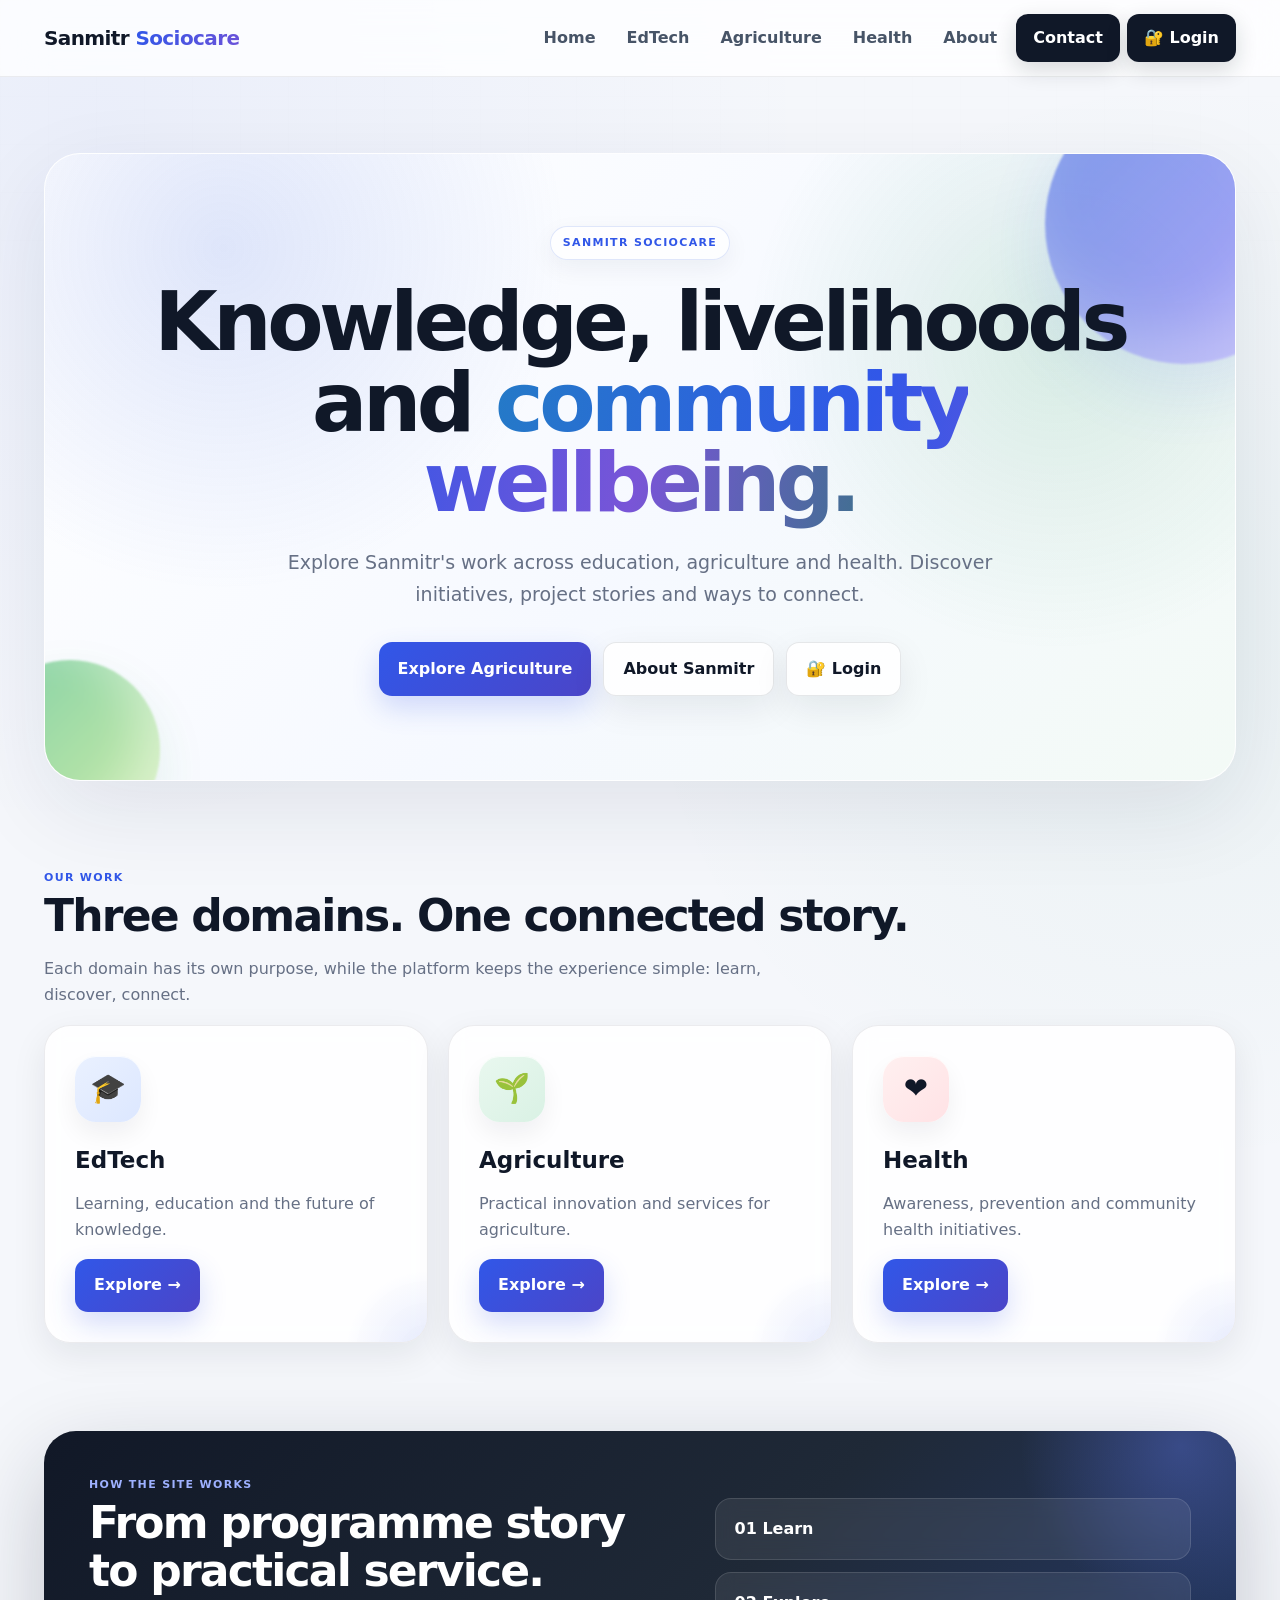
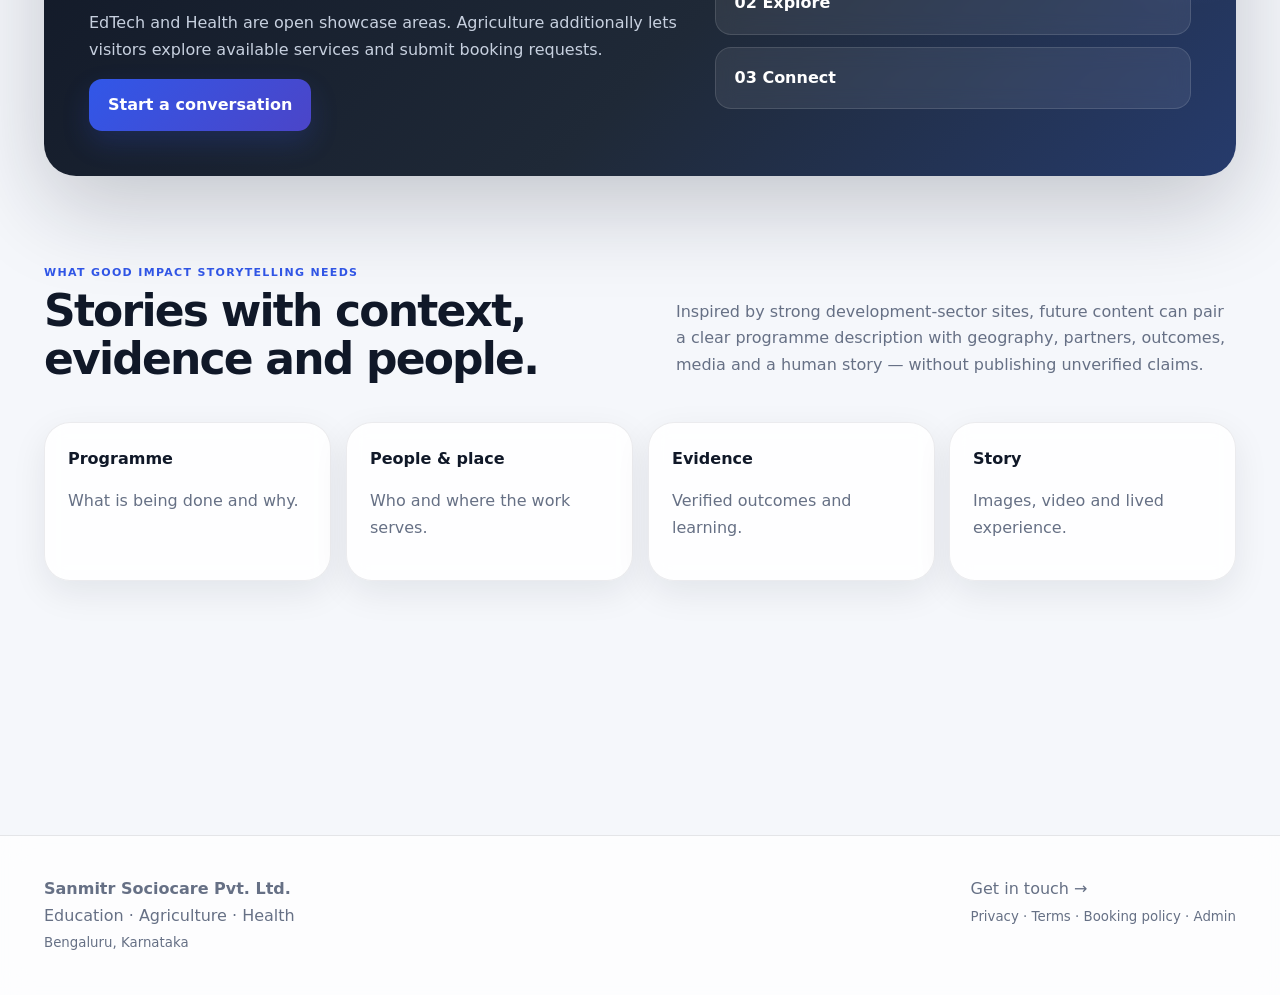
<file: index.html>
<!doctype html><html lang="en"><head><meta charset="utf-8"><meta name="viewport" content="width=device-width,initial-scale=1"><meta name="theme-color" content="#0b1220"><meta name="description" content="Sanmitr Sociocare — Education, Agriculture and Health."><title>Sanmitr Sociocare | Education, Agriculture & Health</title><link rel="stylesheet" href="styles.css"><link rel="stylesheet" href="motion.css"></head><body><div id="site"></div><script src="app.js"></script><script src="motion.js"></script><script>renderPage('home')</script><script src="interactive.js"></script><script src="homepage-login.js"></script></body></html>
</file>
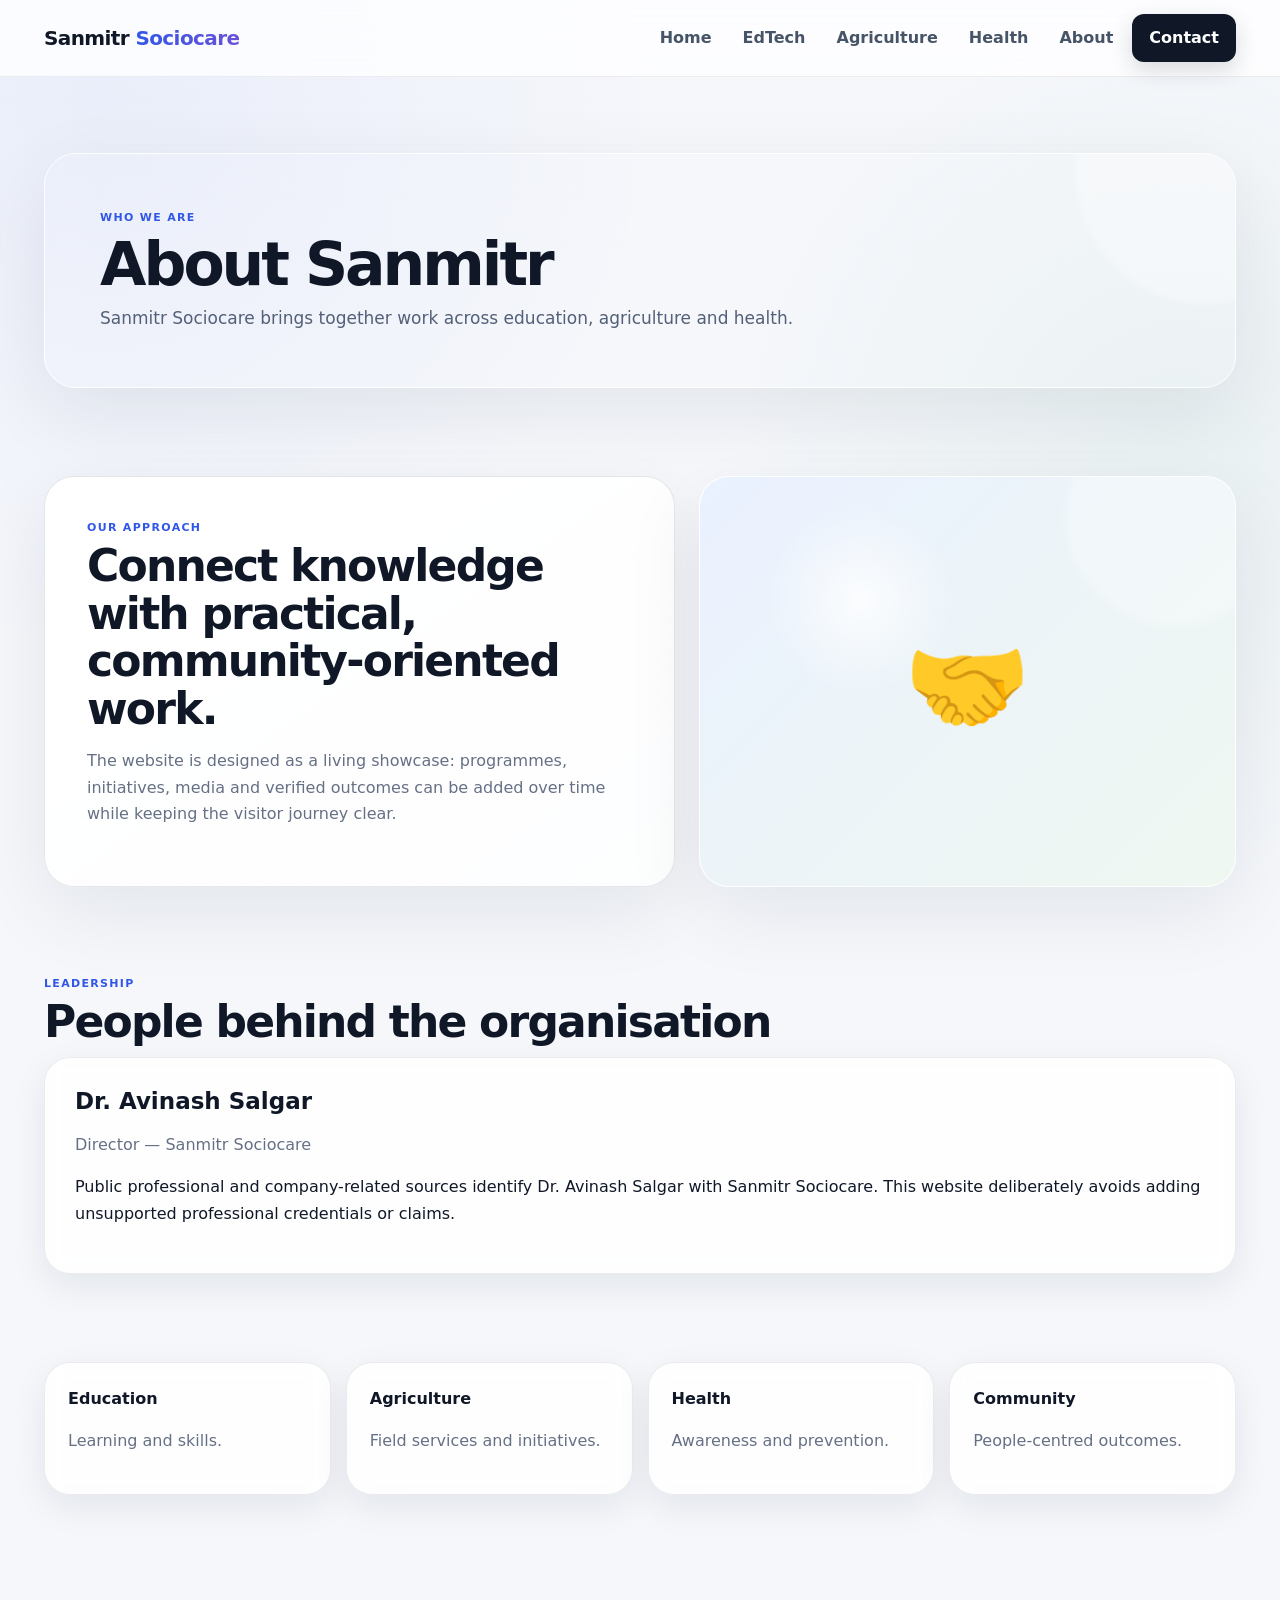
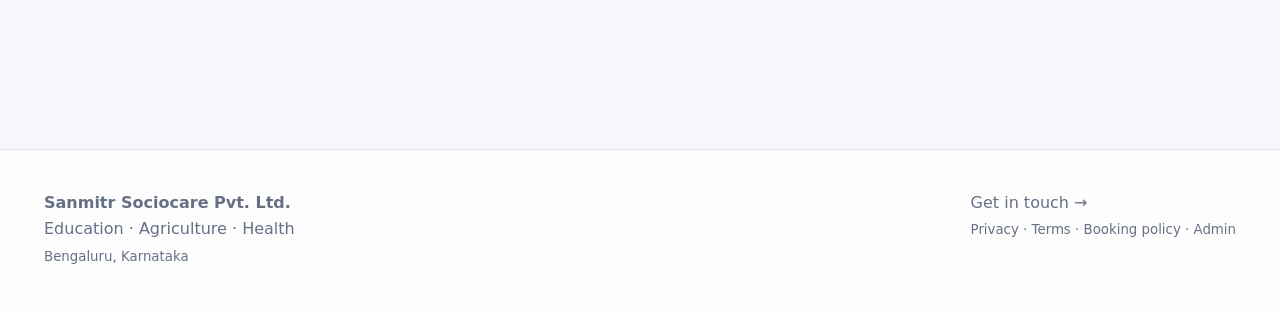
<file: about.html>
<!doctype html><html lang="en"><head><meta charset="utf-8"><meta name="viewport" content="width=device-width,initial-scale=1"><title>About | Sanmitr Sociocare</title><link rel="stylesheet" href="styles.css"></head><body><div id="site"></div><script src="app.js"></script><script>renderPage('about')</script><script src="interactive.js"></script></body></html>
</file>
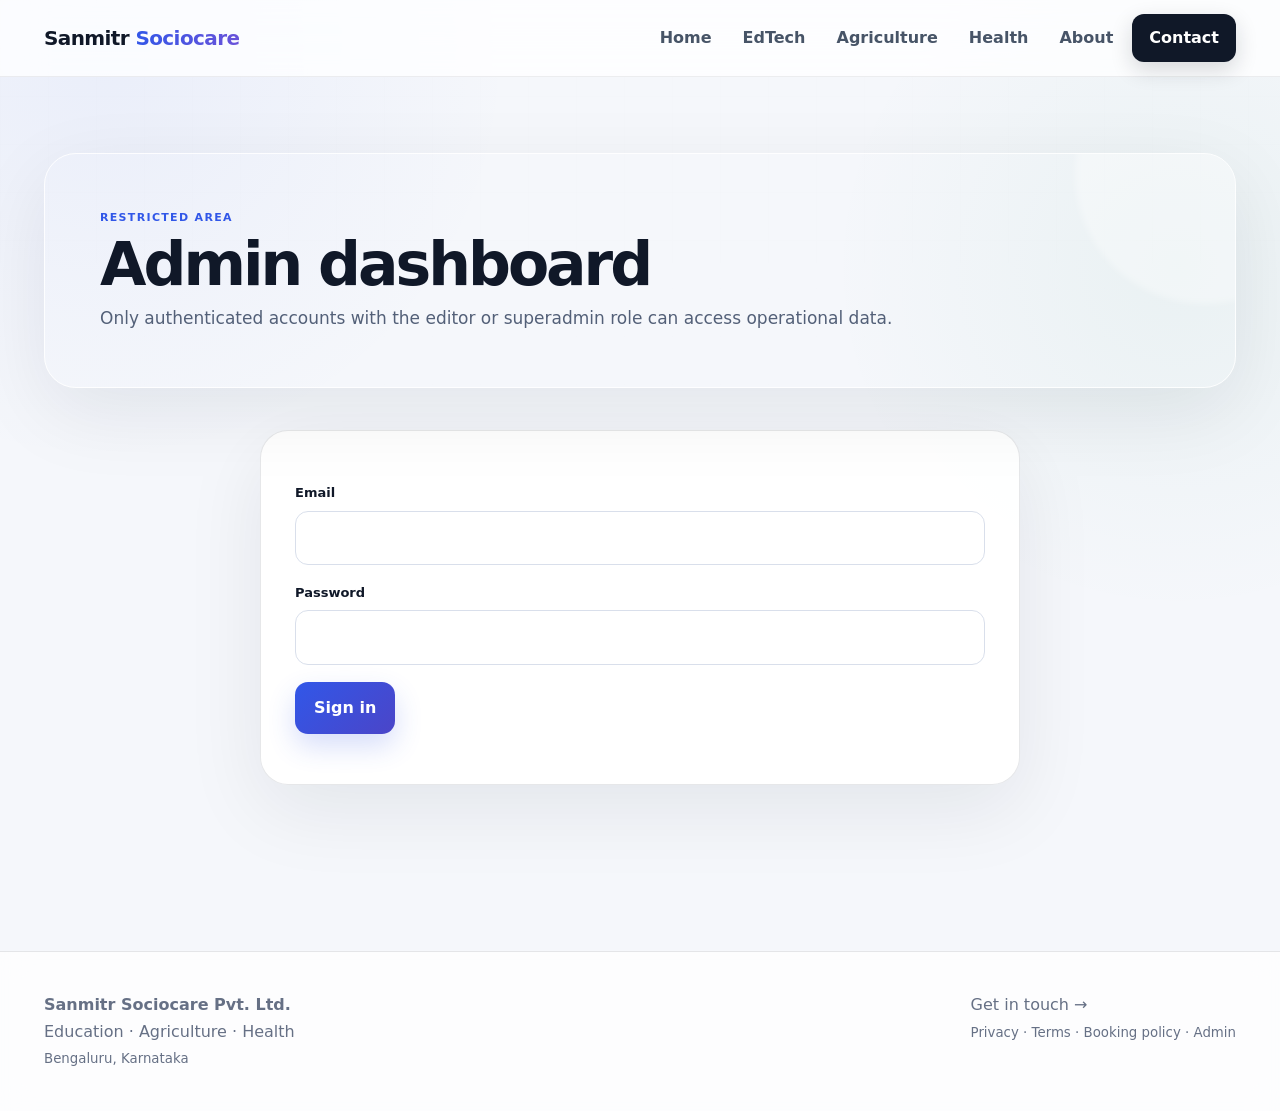
<file: admin.html>
<!doctype html><html lang="en"><head><meta charset="utf-8"><meta name="viewport" content="width=device-width,initial-scale=1"><meta name="robots" content="noindex,nofollow"><title>Sanmitr Sociocare | Control Center</title><link rel="stylesheet" href="styles.css"></head><body><div id="site"></div><script src="app.js"></script><script>renderPage('admin')</script><script src="interactive.js"></script><script src="media-upload-fix.js"></script></body></html>
</file>
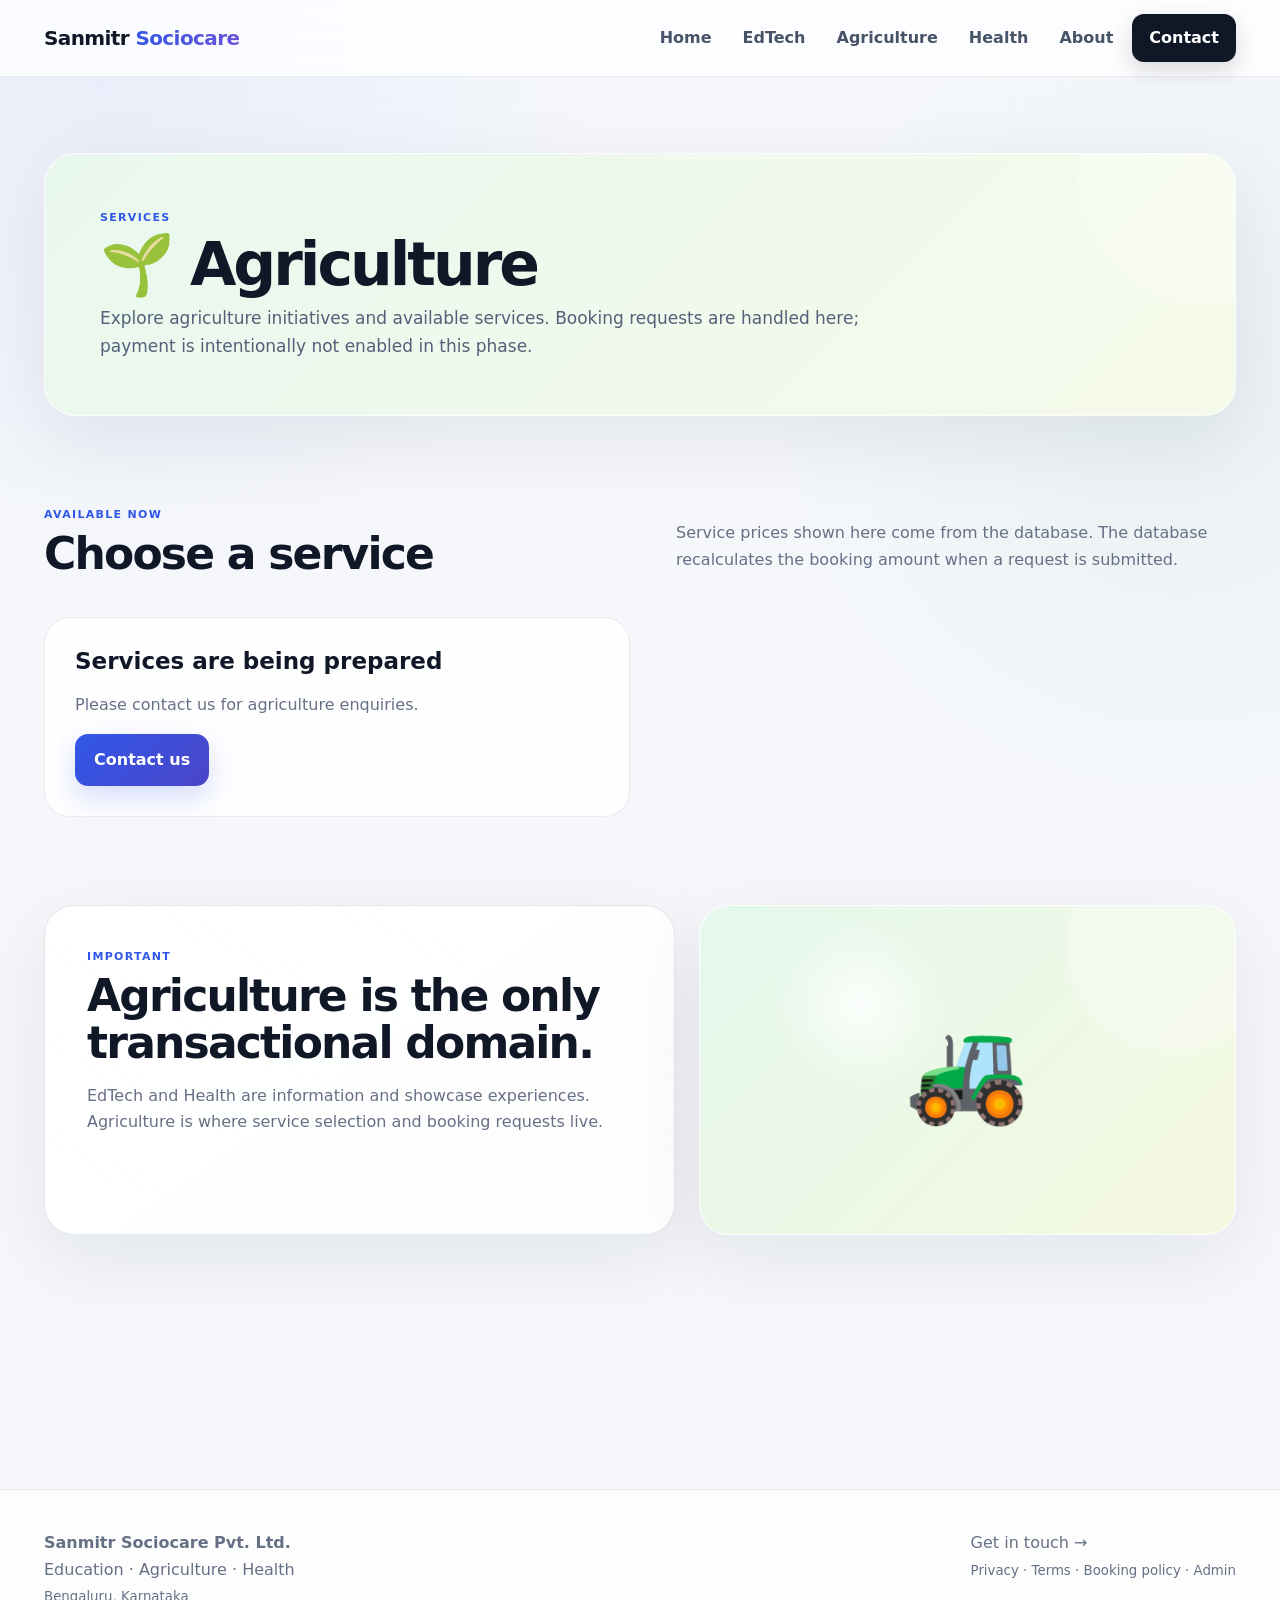
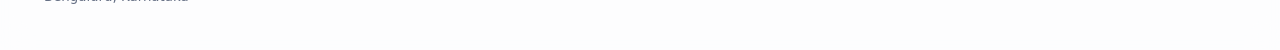
<file: agriculture.html>
<!doctype html><html lang="en"><head><meta charset="utf-8"><meta name="viewport" content="width=device-width,initial-scale=1"><title>Agriculture | Sanmitr Sociocare</title><link rel="stylesheet" href="styles.css"></head><body><div id="site"></div><script src="app.js"></script><script>renderPage('agriculture')</script><script src="interactive.js"></script></body></html>
</file>
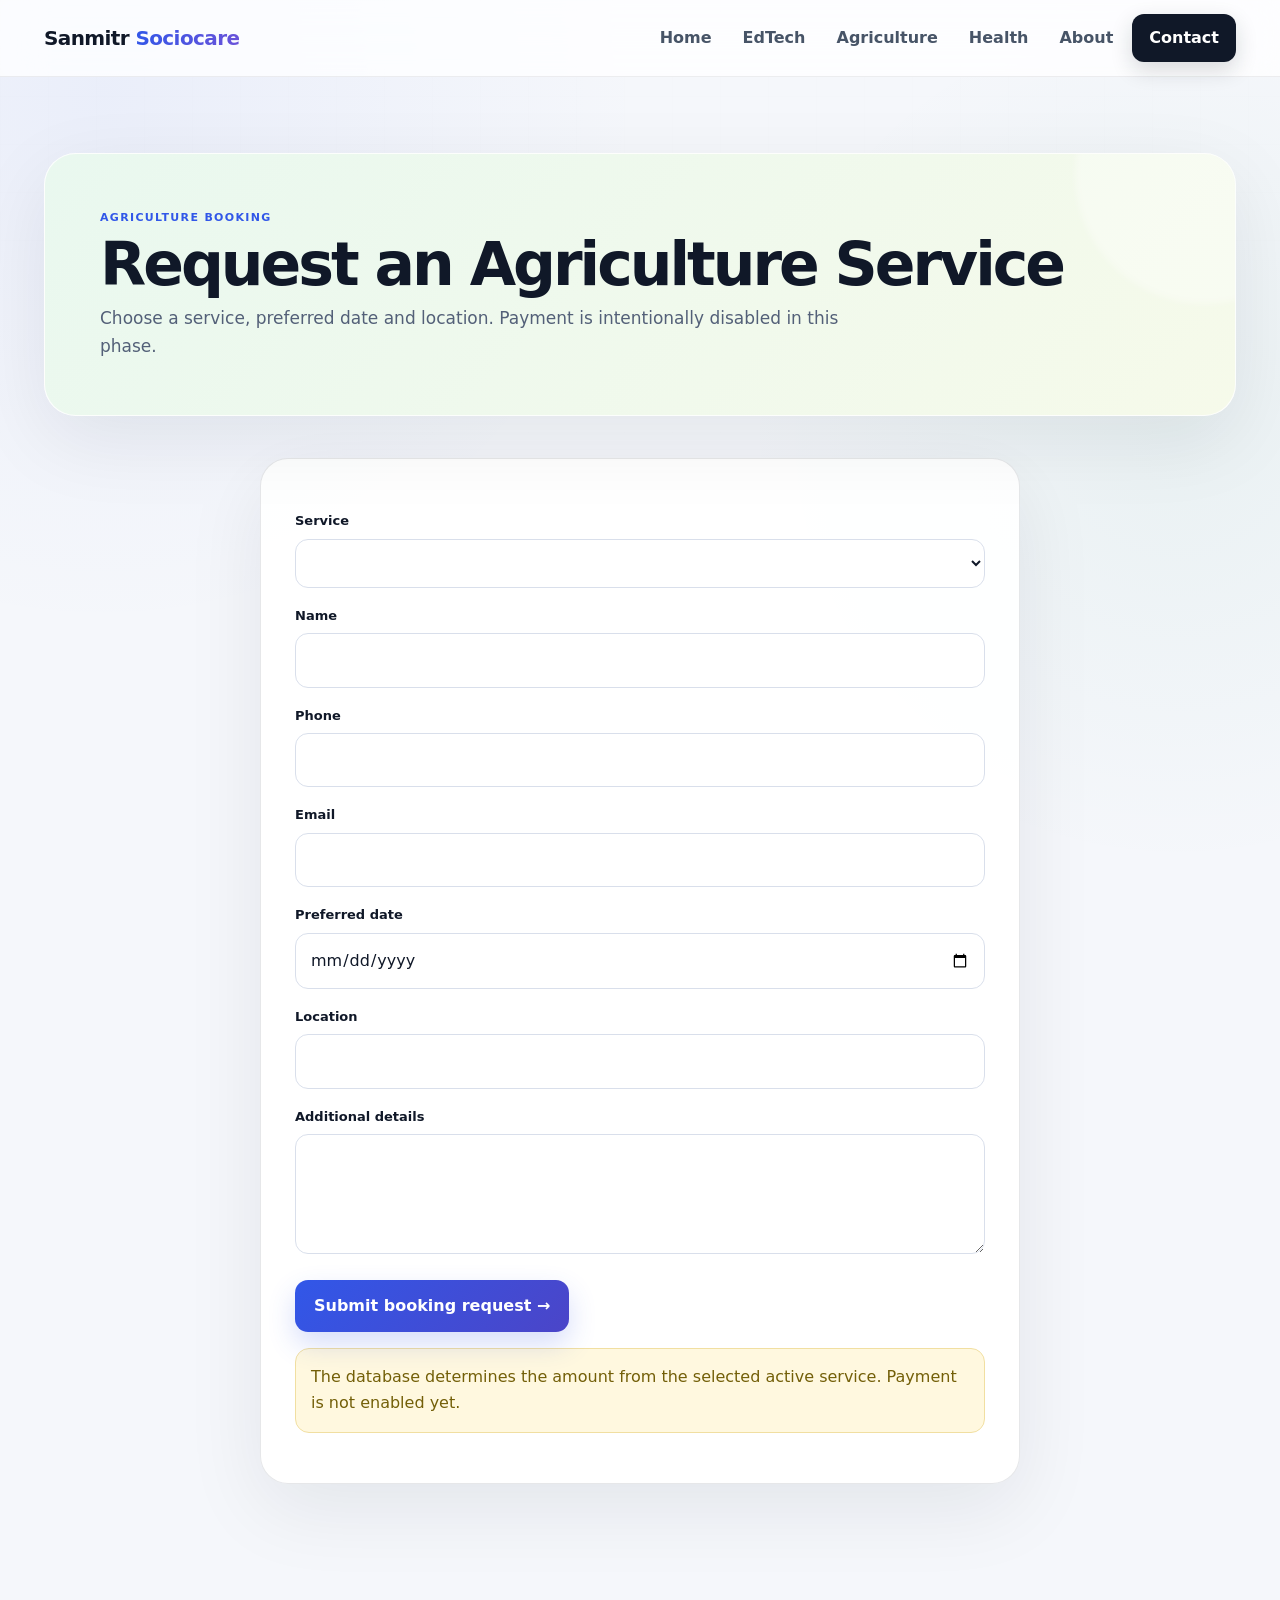
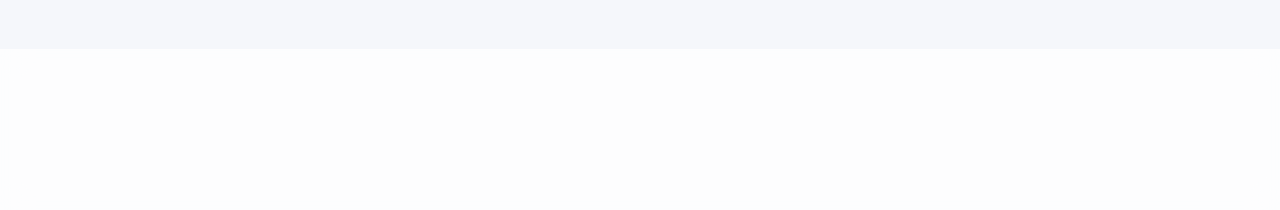
<file: book.html>
<!doctype html><html lang="en"><head><meta charset="utf-8"><meta name="viewport" content="width=device-width,initial-scale=1"><title>Book Agriculture Service | Sanmitr Sociocare</title><link rel="stylesheet" href="styles.css"></head><body><div id="site"></div><script src="app.js"></script><script>renderPage('book')</script><script src="interactive.js"></script><script src="https://checkout.razorpay.com/v1/checkout.js"></script><script>window.RAZORPAY_KEY_ID='';</script><script src="booking-payment.js"></script></body></html>
</file>
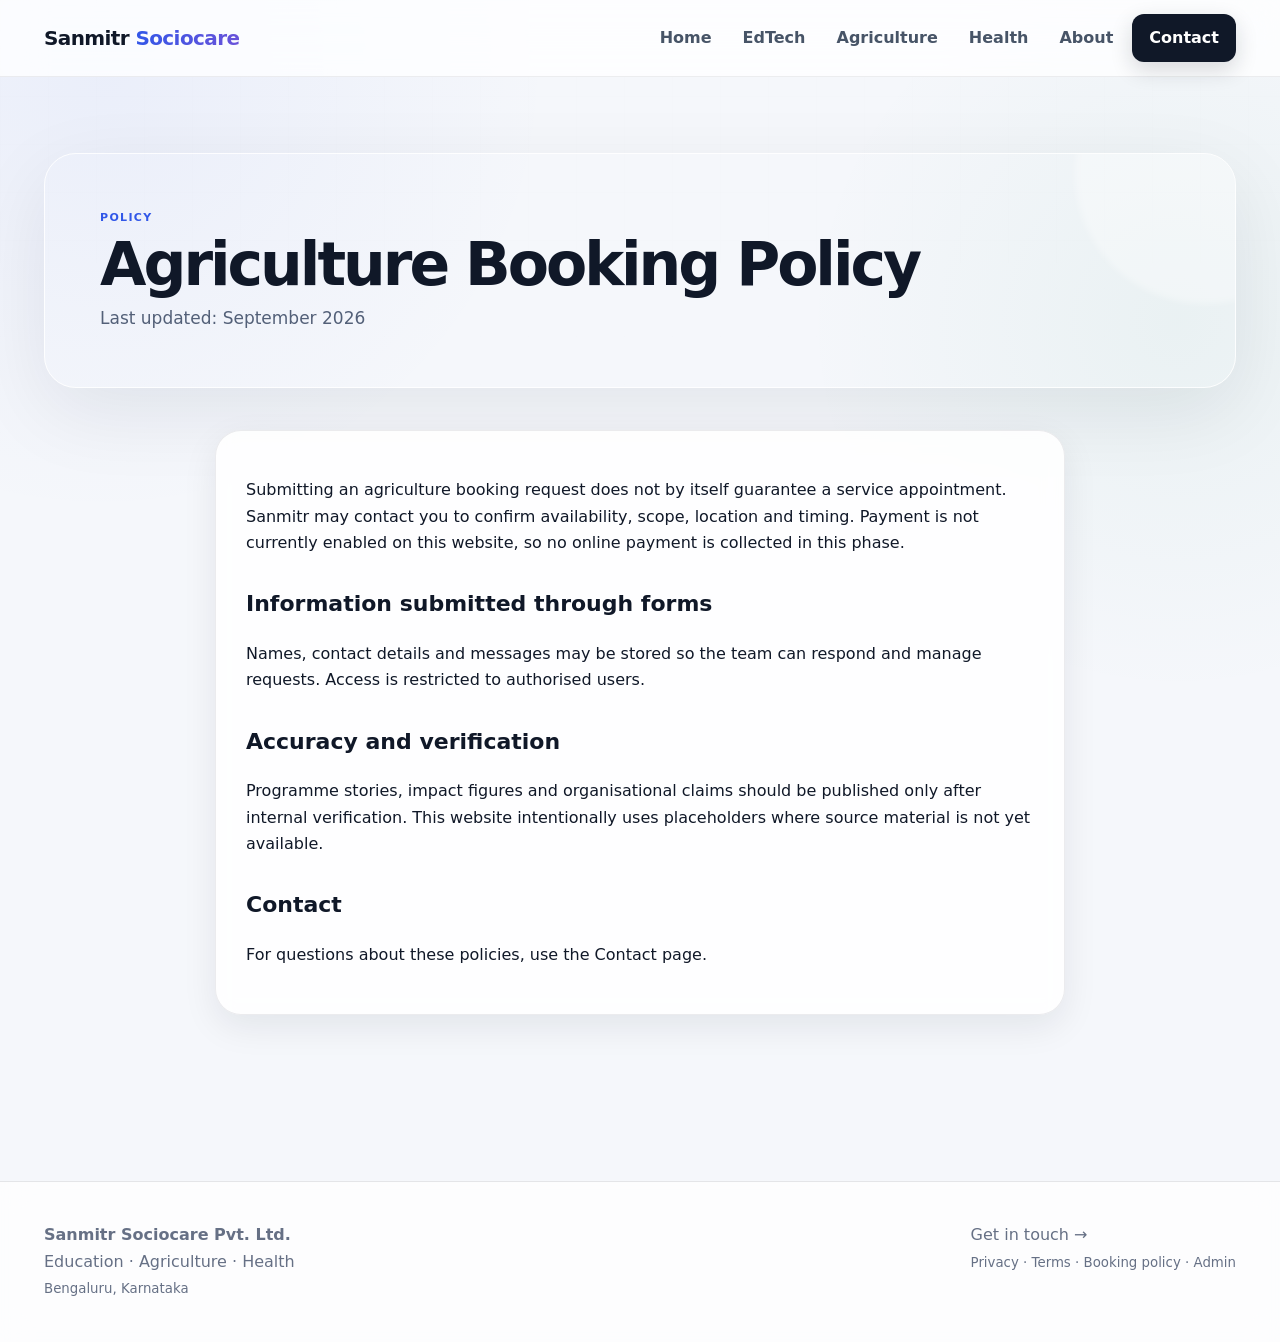
<file: cancellation.html>
<!doctype html><html lang="en"><head><meta charset="utf-8"><meta name="viewport" content="width=device-width,initial-scale=1"><meta name="description" content="Agriculture booking policy for Sanmitr Sociocare."><title>Agriculture Booking Policy | Sanmitr Sociocare</title><link rel="stylesheet" href="styles.css"></head><body><div id="site"></div><script src="app.js"></script><script>renderPage('cancellation')</script></body></html>
</file>
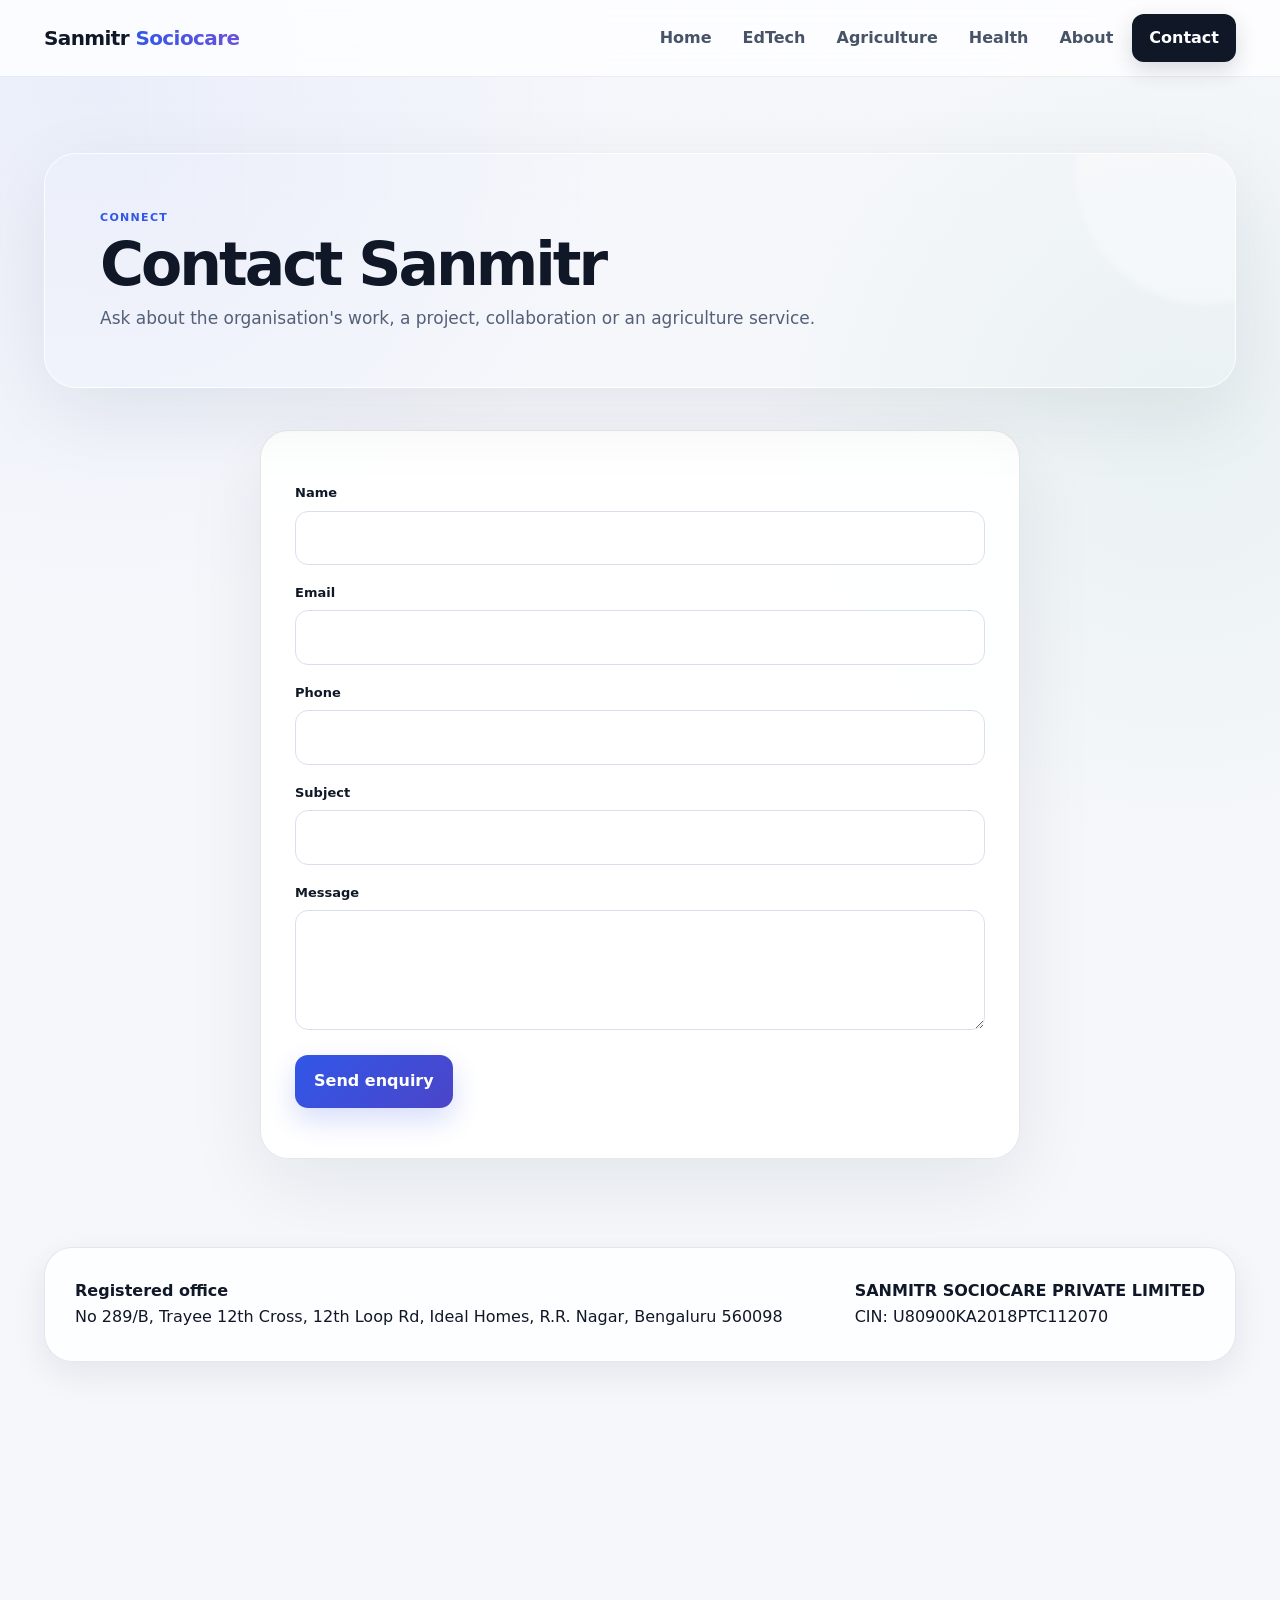
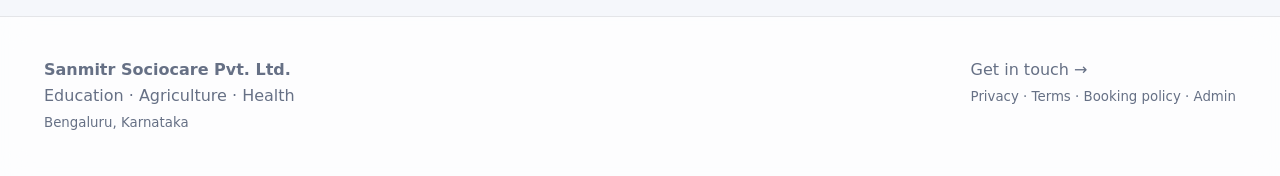
<file: contact.html>
<!doctype html><html lang="en"><head><meta charset="utf-8"><meta name="viewport" content="width=device-width,initial-scale=1"><title>Contact | Sanmitr Sociocare</title><link rel="stylesheet" href="styles.css"></head><body><div id="site"></div><script src="app.js"></script><script>renderPage('contact')</script><script src="interactive.js"></script></body></html>
</file>
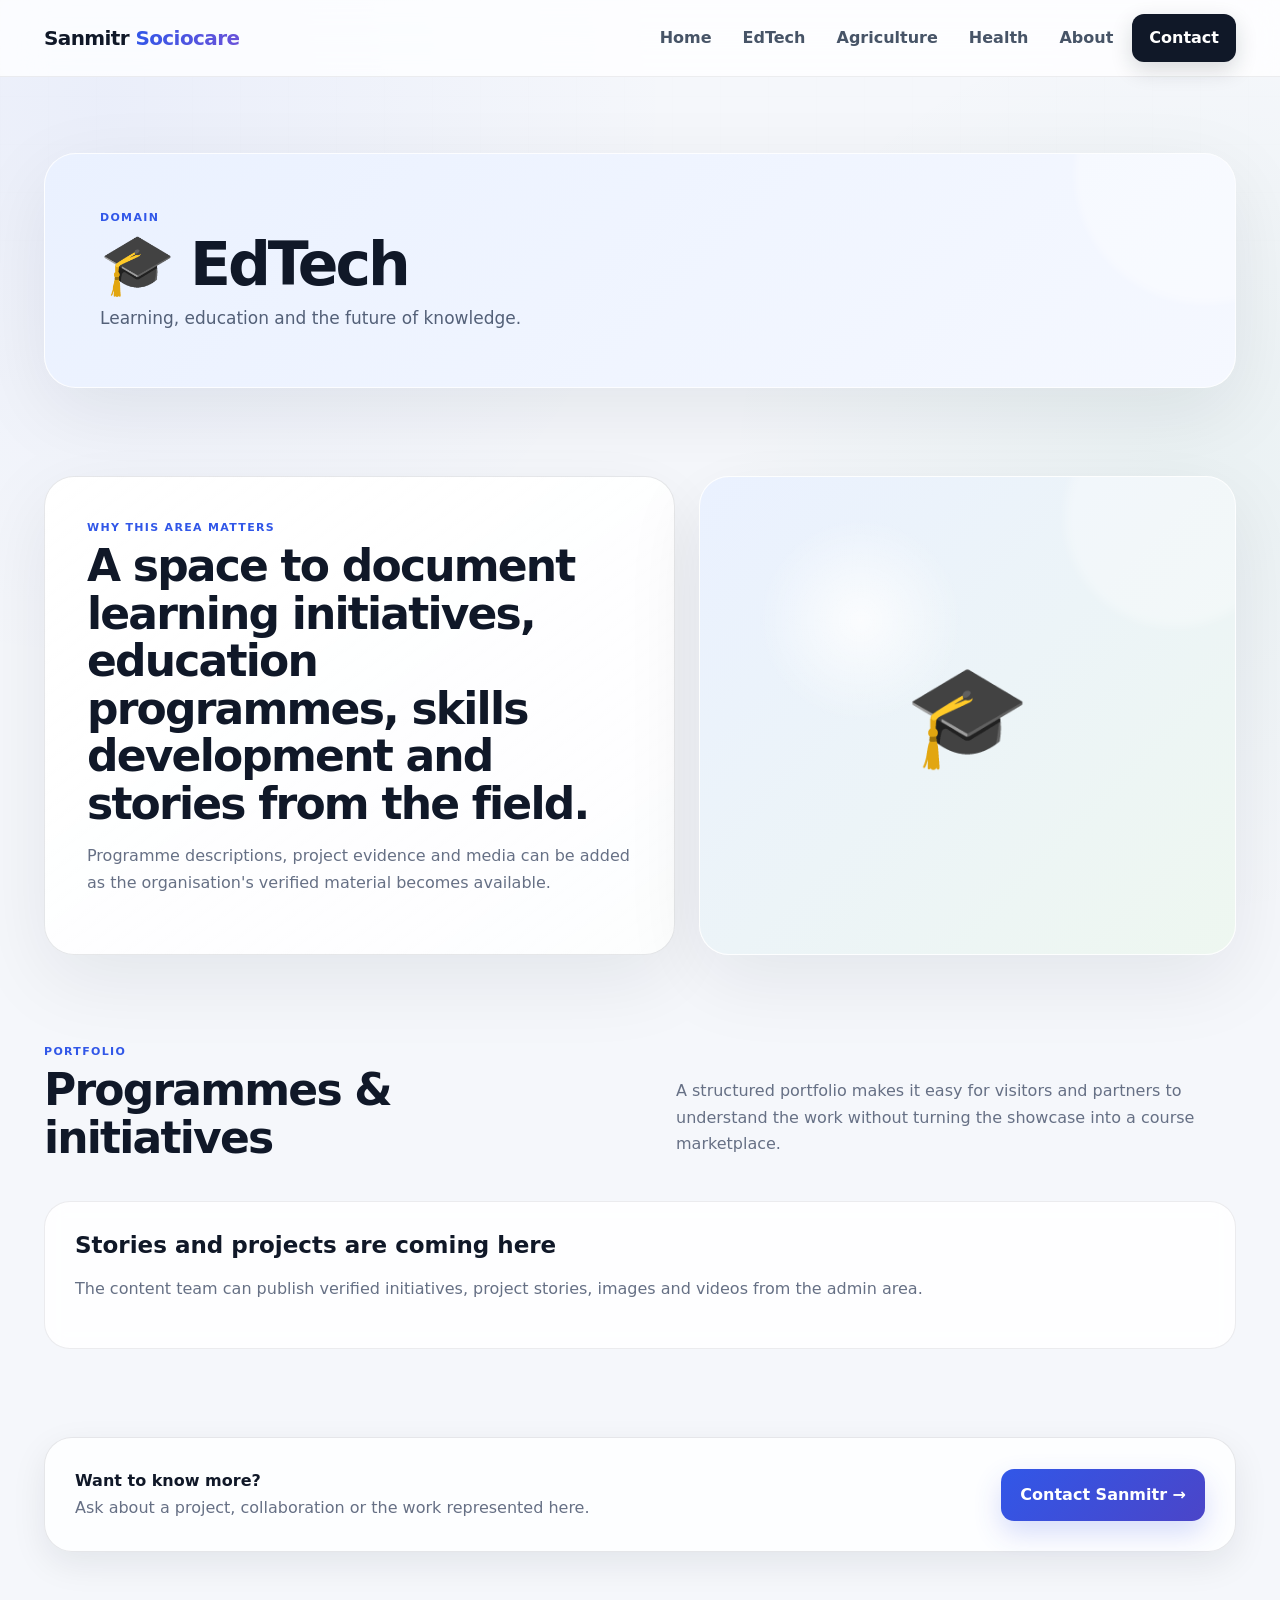
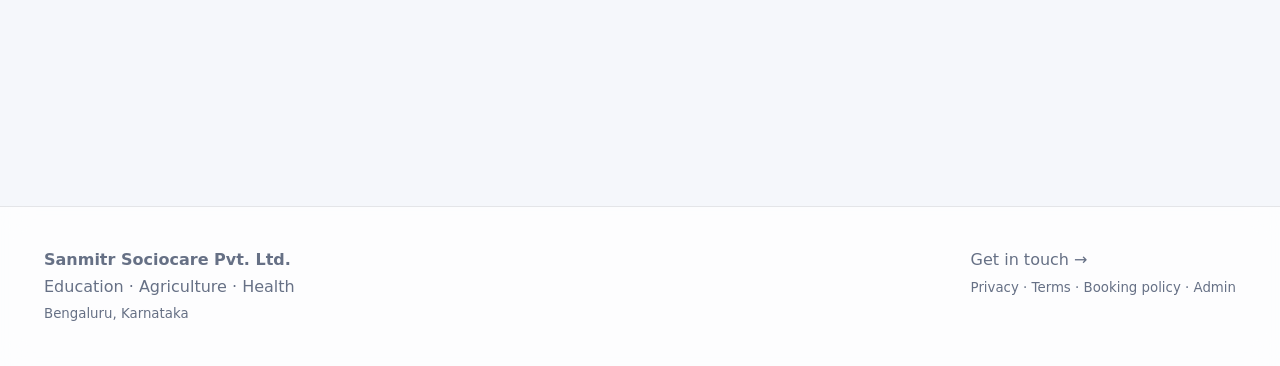
<file: edtech.html>
<!doctype html><html lang="en"><head><meta charset="utf-8"><meta name="viewport" content="width=device-width,initial-scale=1"><title>EdTech | Sanmitr Sociocare</title><link rel="stylesheet" href="styles.css"></head><body><div id="site"></div><script src="app.js"></script><script>renderPage('edtech')</script><script src="interactive.js"></script></body></html>
</file>
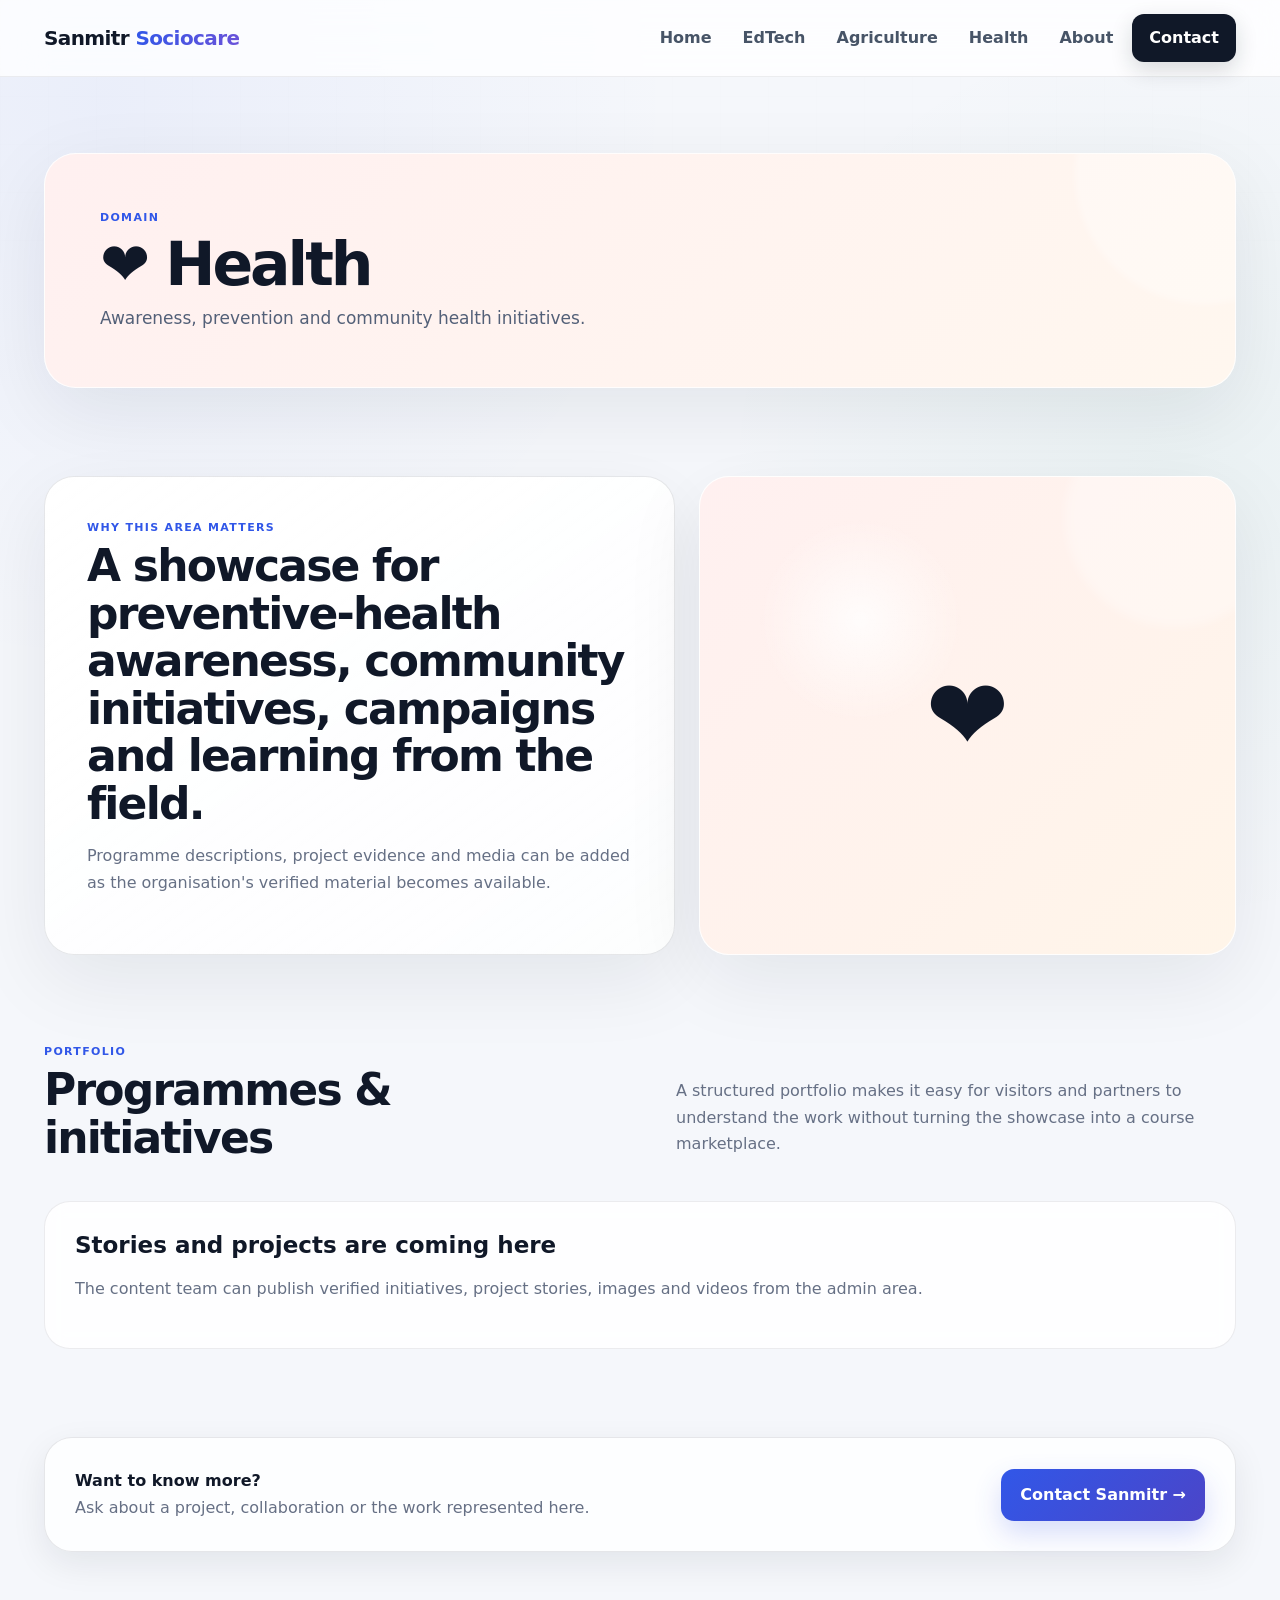
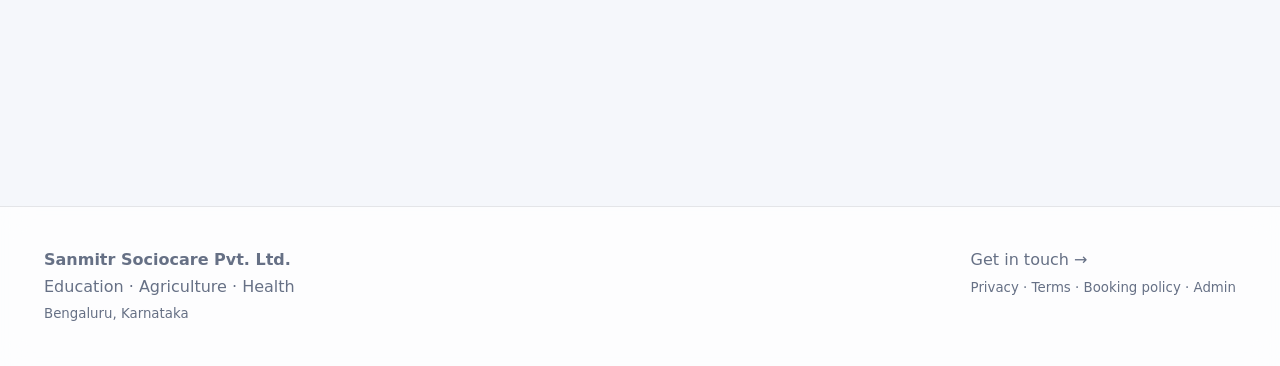
<file: health.html>
<!doctype html><html lang="en"><head><meta charset="utf-8"><meta name="viewport" content="width=device-width,initial-scale=1"><title>Health | Sanmitr Sociocare</title><link rel="stylesheet" href="styles.css"></head><body><div id="site"></div><script src="app.js"></script><script>renderPage('health')</script><script src="interactive.js"></script></body></html>
</file>
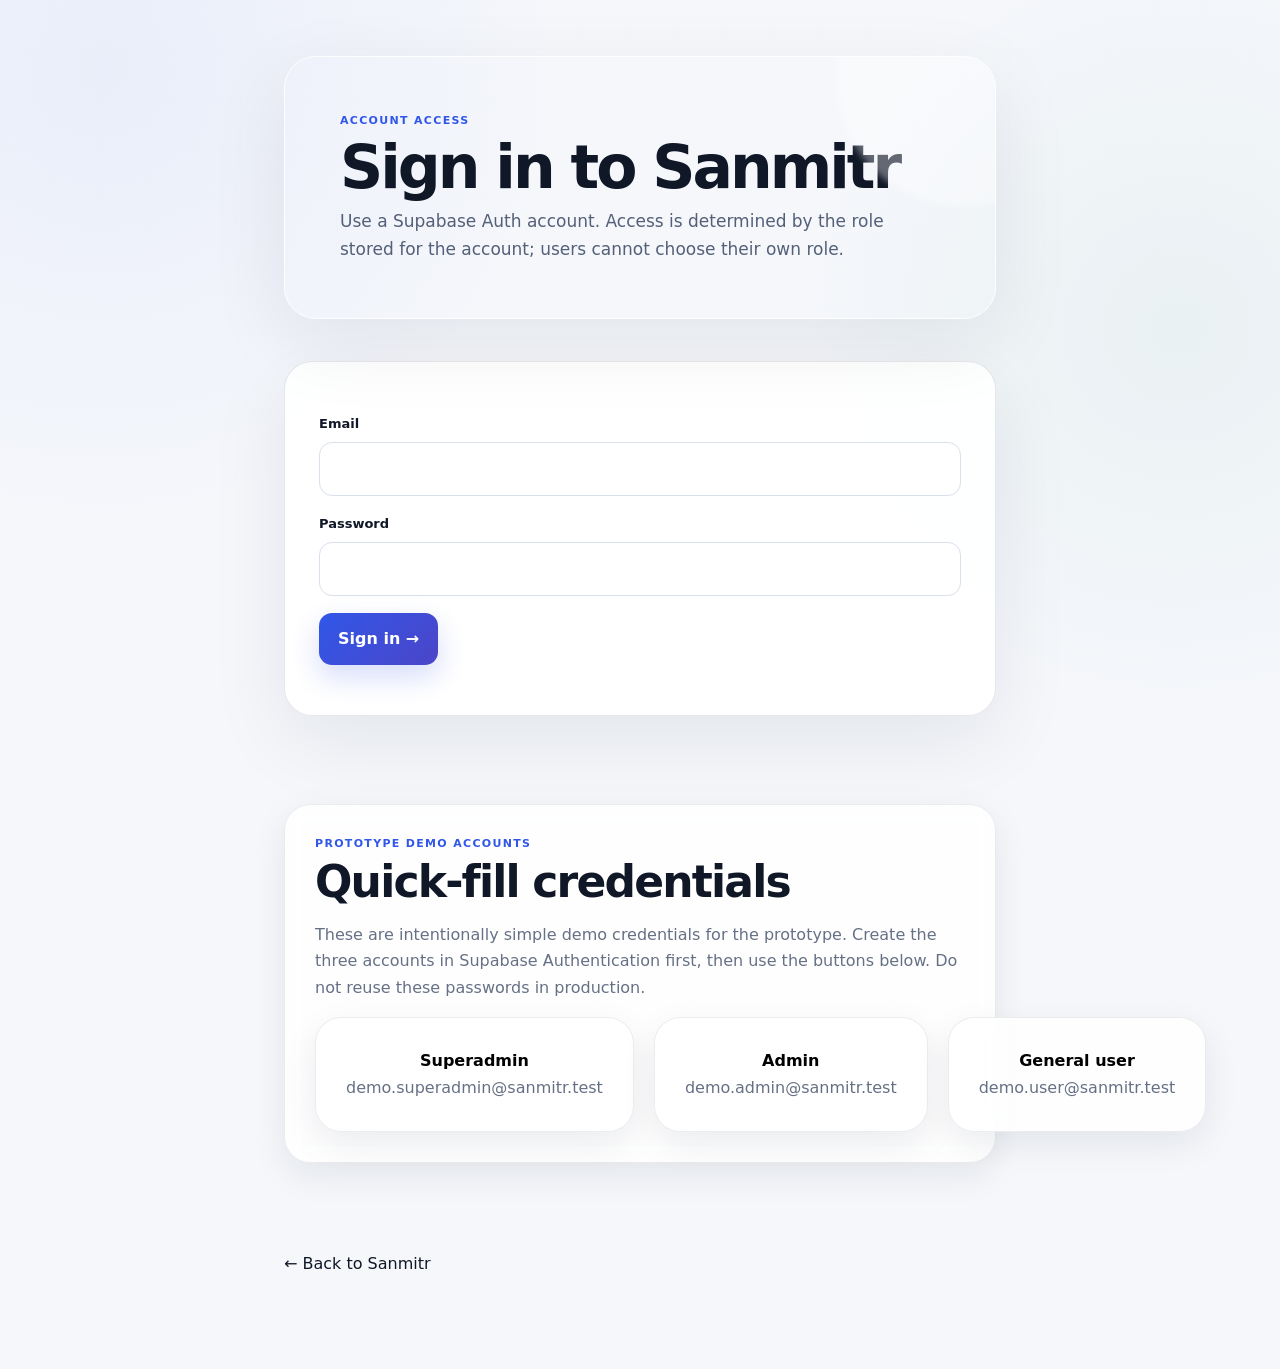
<file: login.html>
<!doctype html><html lang="en"><head><meta charset="utf-8"><meta name="viewport" content="width=device-width,initial-scale=1"><meta name="description" content="Sanmitr Sociocare login"><title>Sanmitr Sociocare | Login</title><link rel="stylesheet" href="styles.css"></head><body><div class="wrap" style="max-width:760px;padding-top:56px"><section class="pagehead"><div class="eyebrow">Account access</div><h1>Sign in to Sanmitr</h1><p>Use a Supabase Auth account. Access is determined by the role stored for the account; users cannot choose their own role.</p></section><form class="form" id="loginForm"><div class="field"><label for="email">Email</label><input id="email" type="email" autocomplete="email" required></div><div class="field"><label for="password">Password</label><input id="password" type="password" autocomplete="current-password" required></div><button class="btn" type="submit">Sign in →</button><p id="msg" role="status"></p></form><section class="section"><div class="card"><div class="section-kicker">Prototype demo accounts</div><h2>Quick-fill credentials</h2><p class="muted">These are intentionally simple demo credentials for the prototype. Create the three accounts in Supabase Authentication first, then use the buttons below. Do not reuse these passwords in production.</p><div class="grid"><button class="card" type="button" onclick="fill('demo.superadmin@sanmitr.test','SanmitrDemo#2026')"><b>Superadmin</b><br><span class="muted">demo.superadmin@sanmitr.test</span></button><button class="card" type="button" onclick="fill('demo.admin@sanmitr.test','SanmitrDemo#2026')"><b>Admin</b><br><span class="muted">demo.admin@sanmitr.test</span></button><button class="card" type="button" onclick="fill('demo.user@sanmitr.test','SanmitrDemo#2026')"><b>General user</b><br><span class="muted">demo.user@sanmitr.test</span></button></div></div></section><p><a href="index.html">← Back to Sanmitr</a></p></div><script src="auth.js"></script></body></html>
</file>
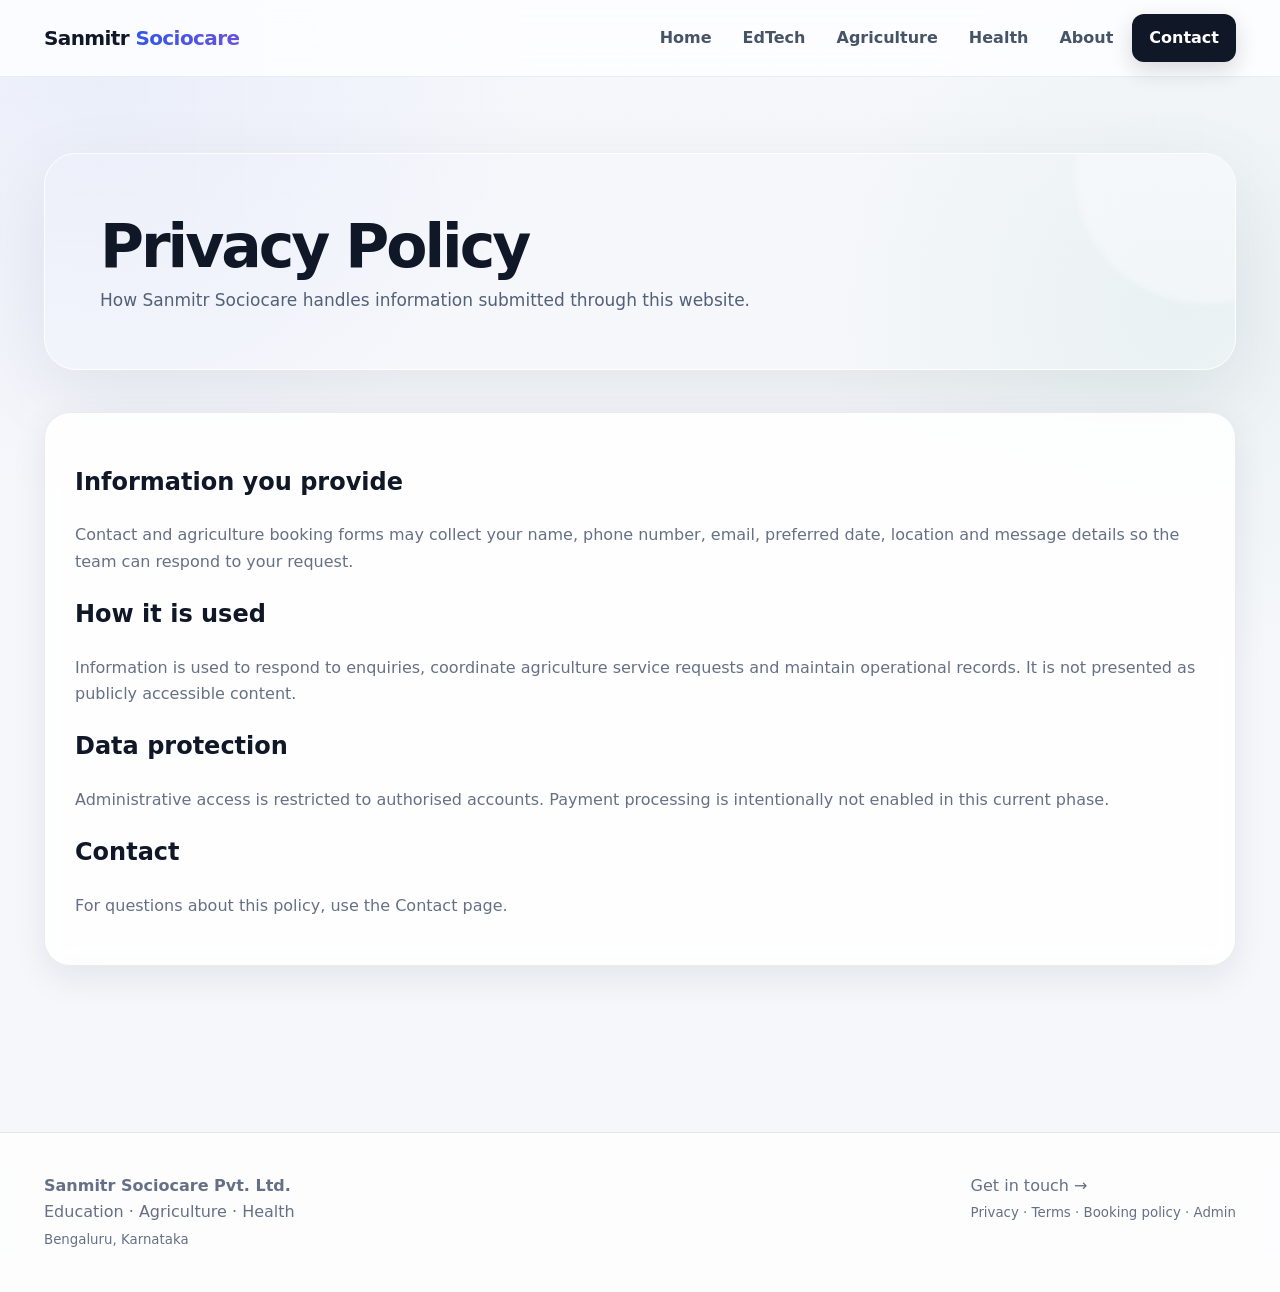
<file: privacy.html>
<!doctype html><html lang="en"><head><meta charset="utf-8"><meta name="viewport" content="width=device-width,initial-scale=1"><title>Privacy Policy | Sanmitr Sociocare</title><link rel="stylesheet" href="styles.css"></head><body><div id="site"></div><script src="app.js"></script><script>shell('<div class="wrap"><section class="pagehead"><h1>Privacy Policy</h1><p>How Sanmitr Sociocare handles information submitted through this website.</p></section><section class="card"><h2>Information you provide</h2><p class="muted">Contact and agriculture booking forms may collect your name, phone number, email, preferred date, location and message details so the team can respond to your request.</p><h2>How it is used</h2><p class="muted">Information is used to respond to enquiries, coordinate agriculture service requests and maintain operational records. It is not presented as publicly accessible content.</p><h2>Data protection</h2><p class="muted">Administrative access is restricted to authorised accounts. Payment processing is intentionally not enabled in this current phase.</p><h2>Contact</h2><p class="muted">For questions about this policy, use the Contact page.</p></section></div>')</script></body></html>
</file>
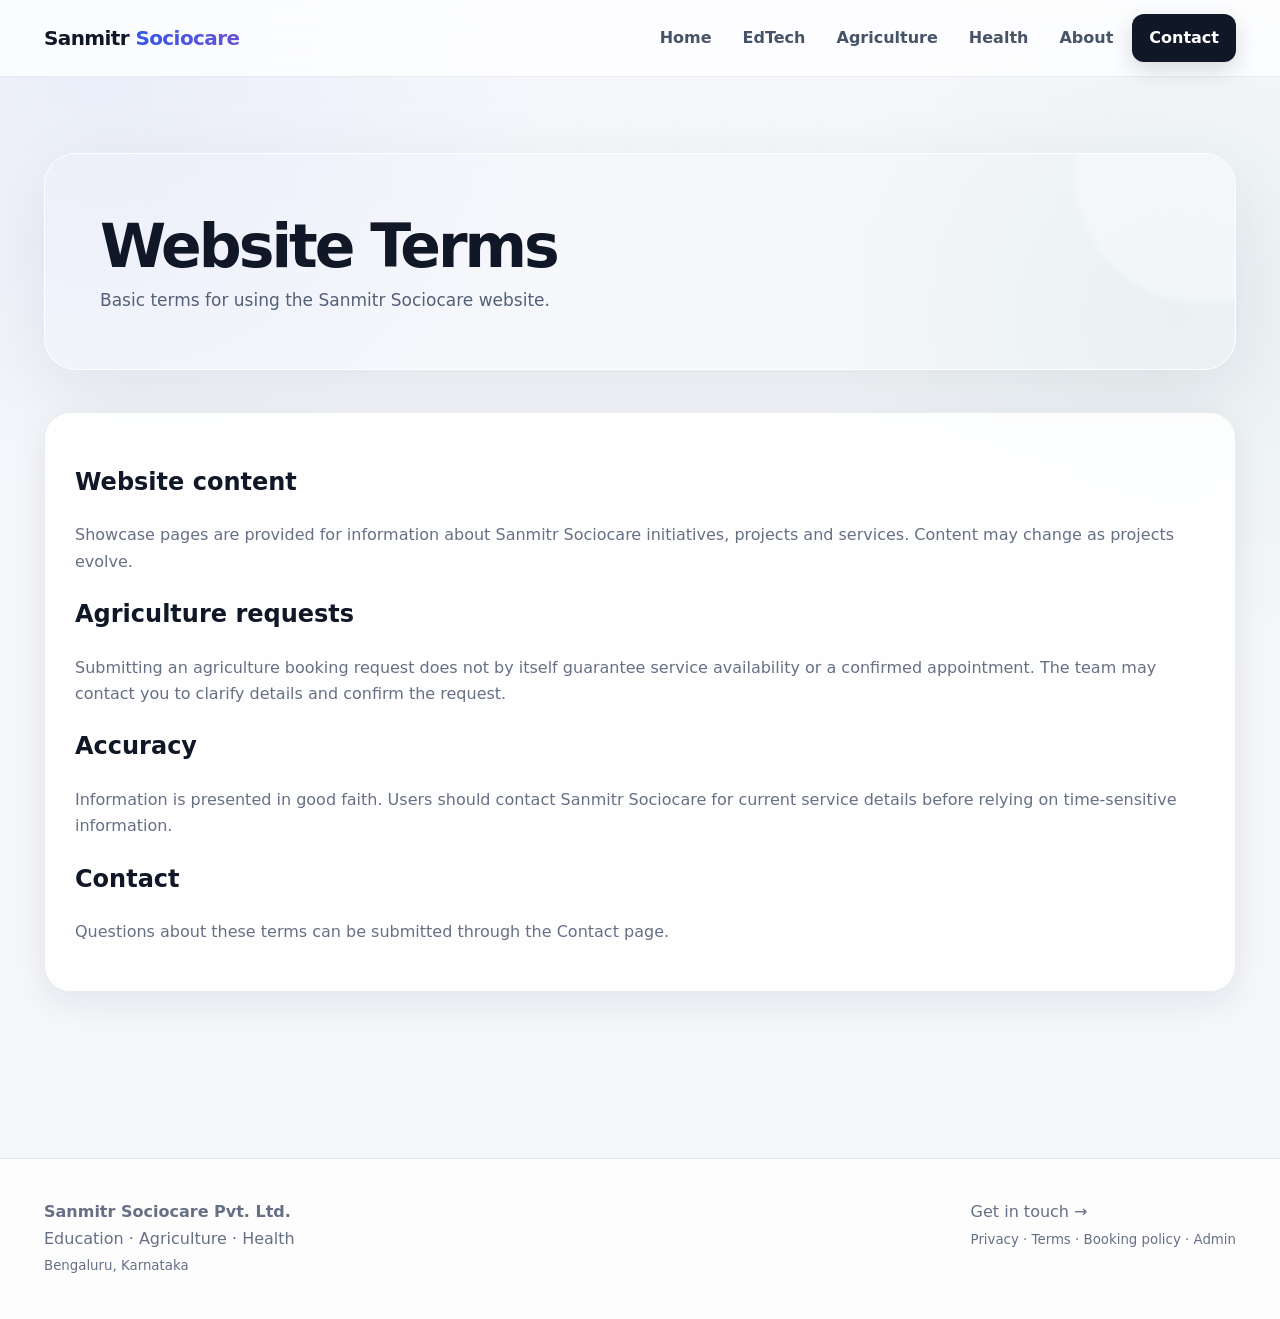
<file: terms.html>
<!doctype html><html lang="en"><head><meta charset="utf-8"><meta name="viewport" content="width=device-width,initial-scale=1"><title>Terms | Sanmitr Sociocare</title><link rel="stylesheet" href="styles.css"></head><body><div id="site"></div><script src="app.js"></script><script>shell('<div class="wrap"><section class="pagehead"><h1>Website Terms</h1><p>Basic terms for using the Sanmitr Sociocare website.</p></section><section class="card"><h2>Website content</h2><p class="muted">Showcase pages are provided for information about Sanmitr Sociocare initiatives, projects and services. Content may change as projects evolve.</p><h2>Agriculture requests</h2><p class="muted">Submitting an agriculture booking request does not by itself guarantee service availability or a confirmed appointment. The team may contact you to clarify details and confirm the request.</p><h2>Accuracy</h2><p class="muted">Information is presented in good faith. Users should contact Sanmitr Sociocare for current service details before relying on time-sensitive information.</p><h2>Contact</h2><p class="muted">Questions about these terms can be submitted through the Contact page.</p></section></div>')</script></body></html>
</file>
<file: styles.css>
:root{--ink:#101828;--muted:#667085;--line:rgba(16,24,40,.10);--bg:#f5f7fb;--blue:#3157e8;--green:#16845b;--red:#d94f5c;--white:#fff;--shadow:0 24px 80px rgba(16,24,40,.08);--shadow2:0 12px 35px rgba(16,24,40,.08);--radius:26px}*{box-sizing:border-box}html{scroll-behavior:smooth}body{margin:0;font-family:Inter,ui-sans-serif,system-ui,-apple-system,BlinkMacSystemFont,"Segoe UI",Arial,sans-serif;color:var(--ink);background:radial-gradient(circle at 8% 5%,rgba(49,87,232,.055),transparent 26%),radial-gradient(circle at 92% 24%,rgba(22,132,91,.05),transparent 24%),var(--bg);line-height:1.65;overflow-x:hidden}body:before{content:"";position:fixed;inset:0;pointer-events:none;opacity:.28;background-image:linear-gradient(rgba(16,24,40,.025) 1px,transparent 1px),linear-gradient(90deg,rgba(16,24,40,.025) 1px,transparent 1px);background-size:48px 48px;mask-image:linear-gradient(to bottom,black,transparent 70%);z-index:-1}a{text-decoration:none;color:inherit}button,input,select,textarea{font:inherit}.nav{position:sticky;top:0;z-index:100;background:rgba(255,255,255,.78);backdrop-filter:blur(22px) saturate(160%);border-bottom:1px solid rgba(16,24,40,.07)}.navin{max-width:1240px;margin:auto;min-height:76px;padding:0 24px;display:flex;align-items:center;justify-content:space-between}.brand{font-weight:900;font-size:20px;letter-spacing:-.6px}.brand b{background:linear-gradient(100deg,#3157e8,#6a52d9);-webkit-background-clip:text;color:transparent}.links{display:flex;gap:7px;align-items:center}.links a{color:#475467;font-weight:700;padding:10px 12px;border-radius:12px;transition:.2s}.links a:hover{color:var(--ink);background:rgba(49,87,232,.07)}.links .cta{background:var(--ink);color:#fff!important;padding:11px 17px;box-shadow:0 8px 22px rgba(16,24,40,.16)}.links .cta:hover{background:#243044;transform:translateY(-1px)}.wrap{max-width:1240px;margin:auto;padding:76px 24px}.hero{text-align:center;padding:92px 34px 100px;position:relative;isolation:isolate;border:1px solid rgba(255,255,255,.9);background:linear-gradient(145deg,rgba(255,255,255,.94),rgba(245,248,255,.88));box-shadow:0 35px 110px rgba(16,24,40,.09);border-radius:40px;overflow:hidden}.hero:before{content:"";position:absolute;width:520px;height:520px;border-radius:50%;right:-190px;top:-250px;background:radial-gradient(circle,rgba(49,87,232,.20),transparent 65%);filter:blur(4px);z-index:-1}.hero:after{content:"";position:absolute;width:400px;height:400px;border-radius:50%;left:-180px;bottom:-250px;background:radial-gradient(circle,rgba(22,132,91,.16),transparent 65%);z-index:-1}.eyebrow,.section-kicker{color:var(--blue);font-weight:850;letter-spacing:.12em;text-transform:uppercase;font-size:11px}.hero .eyebrow{display:inline-flex;align-items:center;gap:8px;padding:8px 13px;border:1px solid rgba(49,87,232,.14);background:rgba(255,255,255,.72);border-radius:999px;box-shadow:0 8px 25px rgba(16,24,40,.05)}.hero h1{font-size:clamp(46px,7.5vw,82px);line-height:.98;letter-spacing:-4.5px;max-width:1000px;margin:22px auto 24px}.hero h1 span{background:linear-gradient(100deg,#247ac7 0%,#3157e8 42%,#7955d7 75%,#16845b 120%);-webkit-background-clip:text;color:transparent}.hero p{max-width:760px;margin:auto;color:var(--muted);font-size:19px}.actions{margin-top:32px;display:flex;gap:12px;justify-content:center;flex-wrap:wrap}.btn{display:inline-flex;align-items:center;justify-content:center;gap:7px;border:0;border-radius:13px;padding:13px 19px;background:linear-gradient(135deg,#3157e8,#4b45c8);color:#fff;font-weight:800;cursor:pointer;box-shadow:0 12px 28px rgba(49,87,232,.20);transition:transform .2s,box-shadow .2s,filter .2s}.btn:hover{transform:translateY(-3px);box-shadow:0 17px 35px rgba(49,87,232,.25);filter:saturate(1.08)}.btn.secondary{background:rgba(255,255,255,.86);color:var(--ink);border:1px solid var(--line);box-shadow:var(--shadow2)}.section{margin:88px 0}.section h2{font-size:clamp(30px,4vw,44px);line-height:1.08;letter-spacing:-1.8px;margin:5px 0 12px}.section>p{color:var(--muted);max-width:760px}.split-heading{display:flex;justify-content:space-between;gap:45px;align-items:end;margin-bottom:28px}.split-heading>p{max-width:560px}.grid{display:grid;grid-template-columns:repeat(3,1fr);gap:20px}.card{background:rgba(255,255,255,.88);border:1px solid rgba(16,24,40,.08);border-radius:var(--radius);padding:30px;box-shadow:var(--shadow2);backdrop-filter:blur(10px)}.domain-card{position:relative;overflow:hidden;transition:transform .28s,box-shadow .28s,border-color .28s}.domain-card:after{content:"";position:absolute;width:170px;height:170px;border-radius:50%;right:-85px;bottom:-95px;background:radial-gradient(circle,rgba(49,87,232,.12),transparent 68%);transition:.3s}.domain-card:hover{transform:translateY(-8px);box-shadow:0 28px 70px rgba(16,24,40,.13);border-color:rgba(49,87,232,.17)}.domain-card:hover:after{transform:scale(1.35)}.icon{width:66px;height:66px;border-radius:21px;display:grid;place-items:center;font-size:29px;margin-bottom:25px;box-shadow:inset 0 1px rgba(255,255,255,.8),0 12px 25px rgba(16,24,40,.06)}.ed{background:linear-gradient(135deg,#eaf1ff,#dce7ff)}.ag{background:linear-gradient(135deg,#e9f8ef,#d9f1e4)}.he{background:linear-gradient(135deg,#fff0f0,#ffe2e5)}.card h3{font-size:23px;line-height:1.2;margin:0 0 8px}.muted{color:var(--muted)}.feature{display:grid;grid-template-columns:1.08fr .92fr;gap:24px;align-items:stretch}.featurebox{background:linear-gradient(145deg,#fff,rgba(255,255,255,.78));border:1px solid var(--line);border-radius:30px;padding:42px;box-shadow:var(--shadow)}.visual{min-height:330px;border-radius:30px;background:radial-gradient(circle at 30% 30%,rgba(255,255,255,.8),transparent 20%),linear-gradient(135deg,#eaf1ff,#eef7f0);display:grid;place-items:center;font-size:100px;border:1px solid rgba(255,255,255,.9);position:relative;overflow:hidden;box-shadow:var(--shadow)}.visual:before{content:"";position:absolute;width:220px;height:220px;border-radius:50%;background:rgba(255,255,255,.32);top:-70px;right:-50px;filter:blur(5px)}.visual.ag{background:radial-gradient(circle at 30% 30%,rgba(255,255,255,.8),transparent 20%),linear-gradient(135deg,#e4f8ed,#f5f8df)}.visual.he{background:radial-gradient(circle at 30% 30%,rgba(255,255,255,.8),transparent 20%),linear-gradient(135deg,#fff0f0,#fff5e9)}.story-band{background:linear-gradient(135deg,#111827,#1f2937 55%,#263b6c);color:#fff;border:0;border-radius:32px;padding:45px;display:grid;grid-template-columns:1fr .8fr;gap:30px;align-items:center;box-shadow:0 30px 90px rgba(16,24,40,.22);position:relative;overflow:hidden}.story-band:after{content:"";position:absolute;width:350px;height:350px;border-radius:50%;right:-120px;top:-160px;background:radial-gradient(circle,rgba(105,129,255,.32),transparent 65%)}.story-band .muted{color:#c7d0df}.story-band .section-kicker,.story-band .eyebrow{color:#9eb1ff}.story-steps{display:grid;gap:12px;position:relative;z-index:1}.story-steps span{background:rgba(255,255,255,.08);border:1px solid rgba(255,255,255,.12);border-radius:16px;padding:17px 19px;font-weight:850;backdrop-filter:blur(10px)}.band{background:rgba(255,255,255,.82);border:1px solid var(--line);border-radius:28px;padding:30px;display:flex;justify-content:space-between;gap:20px;align-items:center;box-shadow:var(--shadow2)}.cards4{display:grid;grid-template-columns:repeat(4,1fr);gap:15px}.small{padding:23px}.pagehead{padding:55px;border-radius:32px;margin-bottom:42px;border:1px solid rgba(255,255,255,.85);box-shadow:var(--shadow);position:relative;overflow:hidden}.pagehead:after{content:"";position:absolute;width:260px;height:260px;border-radius:50%;right:-100px;top:-110px;background:rgba(255,255,255,.35);filter:blur(3px)}.pagehead h1{font-size:clamp(40px,6vw,60px);line-height:1;letter-spacing:-3px;margin:7px 0 10px}.pagehead p{margin:0;color:#536078;max-width:800px;font-size:17px}.pagehead.ed{background:linear-gradient(135deg,#eaf1ff,#f5f8ff)}.pagehead.ag{background:linear-gradient(135deg,#e9f8ef,#f6faea)}.pagehead.he{background:linear-gradient(135deg,#fff0f0,#fff7ef)}.service-grid,.showcase-grid{display:grid;grid-template-columns:repeat(2,1fr);gap:20px}.showcase-grid{grid-template-columns:repeat(3,1fr)}.service,.showcase{background:rgba(255,255,255,.9);border:1px solid var(--line);border-radius:25px;padding:27px;box-shadow:var(--shadow2);transition:.25s}.service:hover,.showcase:hover{transform:translateY(-5px);box-shadow:0 25px 60px rgba(16,24,40,.12)}.service-top,.admin-toolbar,.admin-head{display:flex;justify-content:space-between;gap:15px;align-items:center}.price{font-size:27px;font-weight:900;letter-spacing:-1px}.duration{font-weight:750;color:#536078}.pill{display:inline-flex;align-items:center;padding:6px 11px;border-radius:999px;background:#eef2f8;color:#536078;font-size:11px;font-weight:850;letter-spacing:.04em}.pill.ag{background:#e2f5ea;color:#16734d}.form{max-width:760px;margin:auto;background:rgba(255,255,255,.92);border:1px solid var(--line);border-radius:28px;padding:34px;box-shadow:var(--shadow)}.field{margin:17px 0}.field label{display:block;font-weight:800;font-size:13px;margin-bottom:7px}.field input,.field select,.field textarea{width:100%;padding:13px 14px;border:1px solid #d9dfeb;border-radius:13px;font:inherit;background:#fff;color:var(--ink);transition:.2s}.field input:focus,.field select:focus,.field textarea:focus{outline:4px solid rgba(49,87,232,.10);border-color:var(--blue);box-shadow:0 8px 25px rgba(49,87,232,.06)}.field textarea{min-height:120px;resize:vertical}.notice{padding:15px;border-radius:14px;background:#fff8df;border:1px solid #f1dfa1;color:#735f08}.media{margin:-27px -27px 20px;border-radius:25px 25px 0 0;overflow:hidden;background:#eef2f8;min-height:175px}.media img,.media video{width:100%;height:200px;display:block;object-fit:cover}.media-placeholder{min-height:175px;display:grid;place-items:center;font-size:48px}.empty{box-shadow:none}.admin-grid{display:grid;grid-template-columns:1fr 1fr;gap:22px}.admin-head{margin-bottom:15px}.admin-head h2{margin:0}.admin-row{display:grid;grid-template-columns:1fr auto;gap:12px;align-items:center;padding:15px 0;border-bottom:1px solid var(--line)}.admin-row:last-child{border-bottom:0}.admin-row select{border:1px solid var(--line);border-radius:10px;padding:8px;background:#fff}.legal{max-width:850px;margin:auto}.legal h2{font-size:22px;margin-top:30px}.footer{margin-top:90px;background:rgba(255,255,255,.75);border-top:1px solid var(--line);backdrop-filter:blur(15px)}.footerin{max-width:1240px;margin:auto;padding:40px 24px;color:var(--muted);display:flex;justify-content:space-between;gap:20px}.mobile{display:none;border:0;background:transparent;font-size:25px;cursor:pointer}.mobile:focus{outline:3px solid rgba(49,87,232,.18);border-radius:8px}@media(max-width:900px){.grid,.service-grid,.showcase-grid,.feature,.cards4,.story-band,.admin-grid{grid-template-columns:1fr}.split-heading{display:block}.split-heading>p{margin-top:12px}.links{display:none}.menu-open .links{display:flex;position:absolute;left:0;right:0;top:76px;background:rgba(255,255,255,.97);border-bottom:1px solid var(--line);padding:18px 22px;flex-direction:column;align-items:stretch;box-shadow:0 20px 40px rgba(16,24,40,.12)}.menu-open .links a{text-align:center}.mobile{display:block}.hero{padding:62px 20px 72px;border-radius:30px}.hero h1{letter-spacing:-3px}.wrap{padding-top:48px}.pagehead h1{font-size:42px}.band,.footerin{display:block}.band .btn{margin-top:15px}.visual{min-height:250px;margin-top:20px}.card{padding:24px}}@media(max-width:520px){.navin{padding:0 16px}.wrap{padding-left:16px;padding-right:16px}.hero{padding-top:46px}.hero h1{font-size:42px;letter-spacing:-2.5px}.hero p{font-size:17px}.pagehead{padding:31px}.story-band,.featurebox,.form{padding:25px}.footerin{padding:30px 16px}.admin-toolbar{align-items:flex-start;flex-direction:column}.admin-row{grid-template-columns:1fr}.admin-row select{width:100%}}@media(prefers-reduced-motion:reduce){*{scroll-behavior:auto!important;transition:none!important;animation:none!important}}
</file>
<file: motion.css>
:root{--glow:rgba(65,105,225,.18)}
.hero{position:relative;isolation:isolate;overflow:hidden;border-radius:36px;padding:72px 28px 84px;background:radial-gradient(circle at 15% 15%,rgba(65,105,225,.16),transparent 30%),radial-gradient(circle at 85% 30%,rgba(34,150,83,.14),transparent 28%),linear-gradient(135deg,#fff,#f6f9ff 55%,#f3faf6);box-shadow:0 30px 90px rgba(20,33,61,.09);transform:perspective(1100px) rotateX(var(--rx,0deg)) rotateY(var(--ry,0deg));transition:transform .25s ease}
.hero:before,.hero:after{content:"";position:absolute;z-index:-1;border-radius:50%;filter:blur(1px);opacity:.65;pointer-events:none}.hero:before{width:280px;height:280px;right:-90px;top:-70px;background:linear-gradient(135deg,#4169e1,#8f7cff);box-shadow:inset -30px -25px 70px rgba(255,255,255,.35),0 25px 70px rgba(65,105,225,.2);animation:floatOrb 8s ease-in-out infinite}.hero:after{width:180px;height:180px;left:-65px;bottom:-60px;background:linear-gradient(135deg,#42b978,#b8e57a);box-shadow:inset -20px -15px 45px rgba(255,255,255,.4),0 20px 55px rgba(34,150,83,.15);animation:floatOrb 10s ease-in-out infinite reverse}
.hero h1,.hero p,.hero .actions,.hero .eyebrow{position:relative;z-index:1}.hero .eyebrow{display:inline-flex;padding:7px 12px;border:1px solid rgba(65,105,225,.16);background:rgba(255,255,255,.72);border-radius:999px;box-shadow:0 8px 24px rgba(20,33,61,.06)}
.motion-card{animation:riseIn .65s cubic-bezier(.2,.7,.2,1) both;animation-delay:var(--delay,0ms);transition:transform .28s ease,box-shadow .28s ease}.motion-card:hover{transform:translateY(-7px) rotateX(.4deg);box-shadow:0 25px 65px rgba(20,33,61,.13)}
.btn{transform:translate(var(--mx,0),var(--my,0));transition:transform .16s ease,box-shadow .18s ease}.btn:hover{transform:translate(var(--mx,0),calc(var(--my,0) - 2px)) scale(1.015)}
.visual{position:relative;overflow:hidden;box-shadow:inset 0 1px 0 rgba(255,255,255,.7),0 20px 55px rgba(20,33,61,.08)}.visual:after{content:"";width:140px;height:140px;border-radius:50%;position:absolute;background:rgba(255,255,255,.24);top:15%;right:15%;filter:blur(8px);animation:floatOrb 7s ease-in-out infinite}
@keyframes riseIn{from{opacity:0;transform:translateY(18px) scale(.985)}to{opacity:1;transform:none}}@keyframes floatOrb{0%,100%{transform:translate3d(0,0,0) rotate(0deg)}50%{transform:translate3d(0,-16px,0) rotate(7deg)}}
@media(max-width:900px){.hero{padding:54px 18px 64px;border-radius:28px}.hero:before{width:190px;height:190px;right:-80px}.hero:after{width:130px;height:130px;left:-60px}}
@media(prefers-reduced-motion:reduce){.hero{transform:none;transition:none}.hero:before,.hero:after,.visual:after{animation:none}.motion-card{animation:none}.btn{transform:none!important;transition:none}}
</file>
